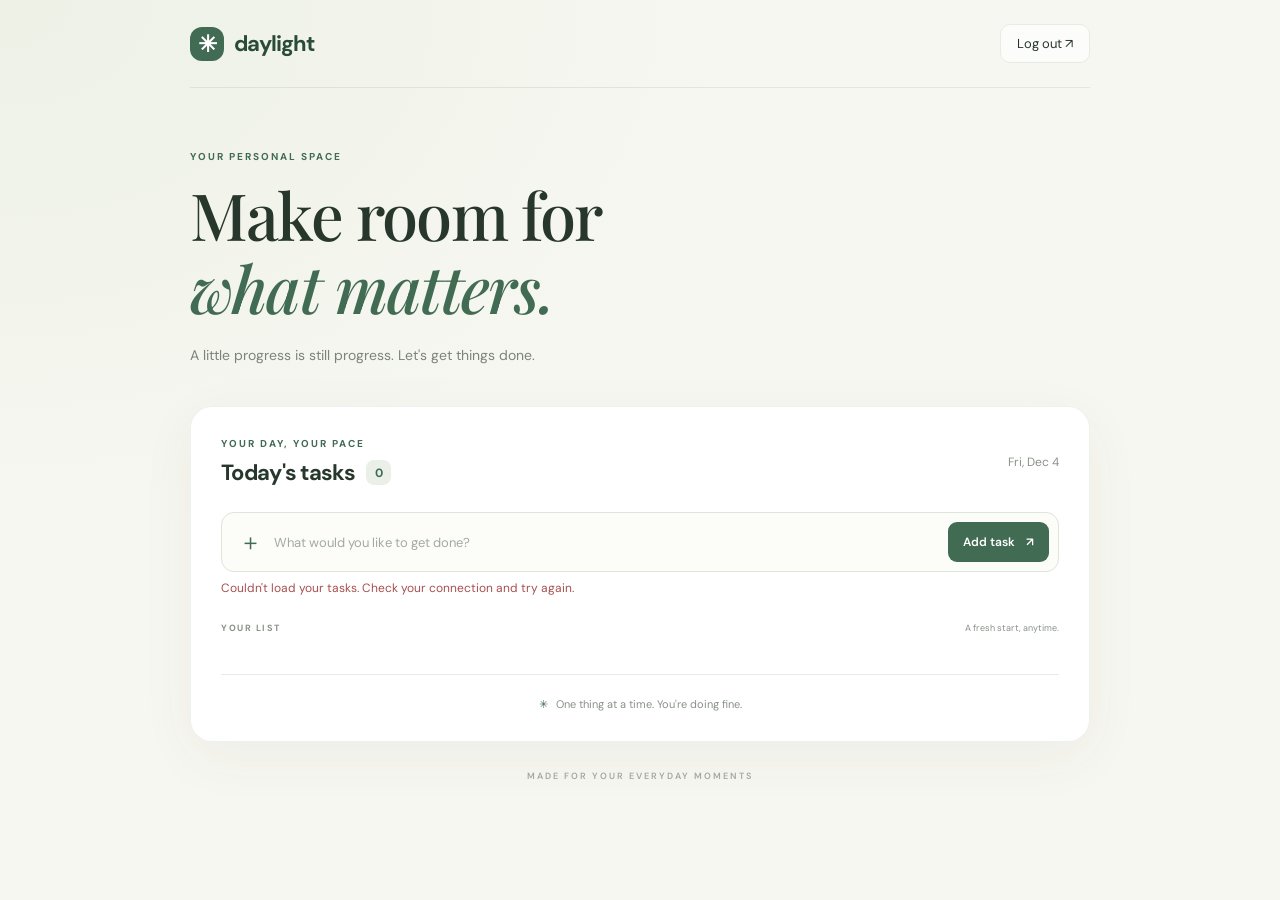
<file: index.html>
<!DOCTYPE html>
<html lang="en">
<head>
    <meta charset="UTF-8">
    <meta name="viewport" content="width=device-width, initial-scale=1.0">
    <title>Daylight | My Tasks</title>
    <link rel="stylesheet" href="style.css">
</head>
<body>
    <main class="app-shell">
        <header class="topbar">
            <a class="brand" href="index.html">
                <span class="brand-icon">✳</span>
                daylight
            </a>
            <button class="logout-btn" onclick="logout()">Log out ↗</button>
        </header>

        <section class="welcome">
            <p class="eyebrow">YOUR PERSONAL SPACE</p>
            <h1>Make room for<br><span>what matters.</span></h1>
            <p class="subtitle">A little progress is still progress. Let's get things done.</p>
        </section>

        <section class="task-panel">
            <div class="section-heading">
                <div>
                    <p class="eyebrow">YOUR DAY, YOUR PACE</p>
                    <h2>Today's tasks <span class="task-count" id="taskCount">0</span></h2>
                </div>
                <span class="today-label" id="todayLabel"></span>
            </div>

            <form id="taskForm" class="task-form">
                <span class="plus-icon">＋</span>
                <input
                    type="text"
                    id="task"
                    placeholder="What would you like to get done?"
                    maxlength="250"
                    autocomplete="off"
                    required
                >
                <button type="submit" class="add-btn">Add task <span>↗</span></button>
            </form>

            <p class="message" id="message" role="status"></p>

            <div class="task-list-heading">
                <span>YOUR LIST</span>
                <span id="taskSummary">A fresh start, anytime.</span>
            </div>

            <ul id="taskList" class="task-list"></ul>

            <div id="emptyState" class="empty-state" hidden>
                <div class="empty-icon">✳</div>
                <h3>Nothing on your list yet.</h3>
                <p>Start small. Add one thing you'd like to accomplish today.</p>
            </div>

            <footer class="panel-footer">
                <span class="footer-sparkle">✳</span>
                <span>One thing at a time. You're doing fine.</span>
            </footer>
        </section>

        <footer class="page-footer">MADE FOR YOUR EVERYDAY MOMENTS</footer>
    </main>

    <script src="app.js"></script>
</body>
</html>
</file>
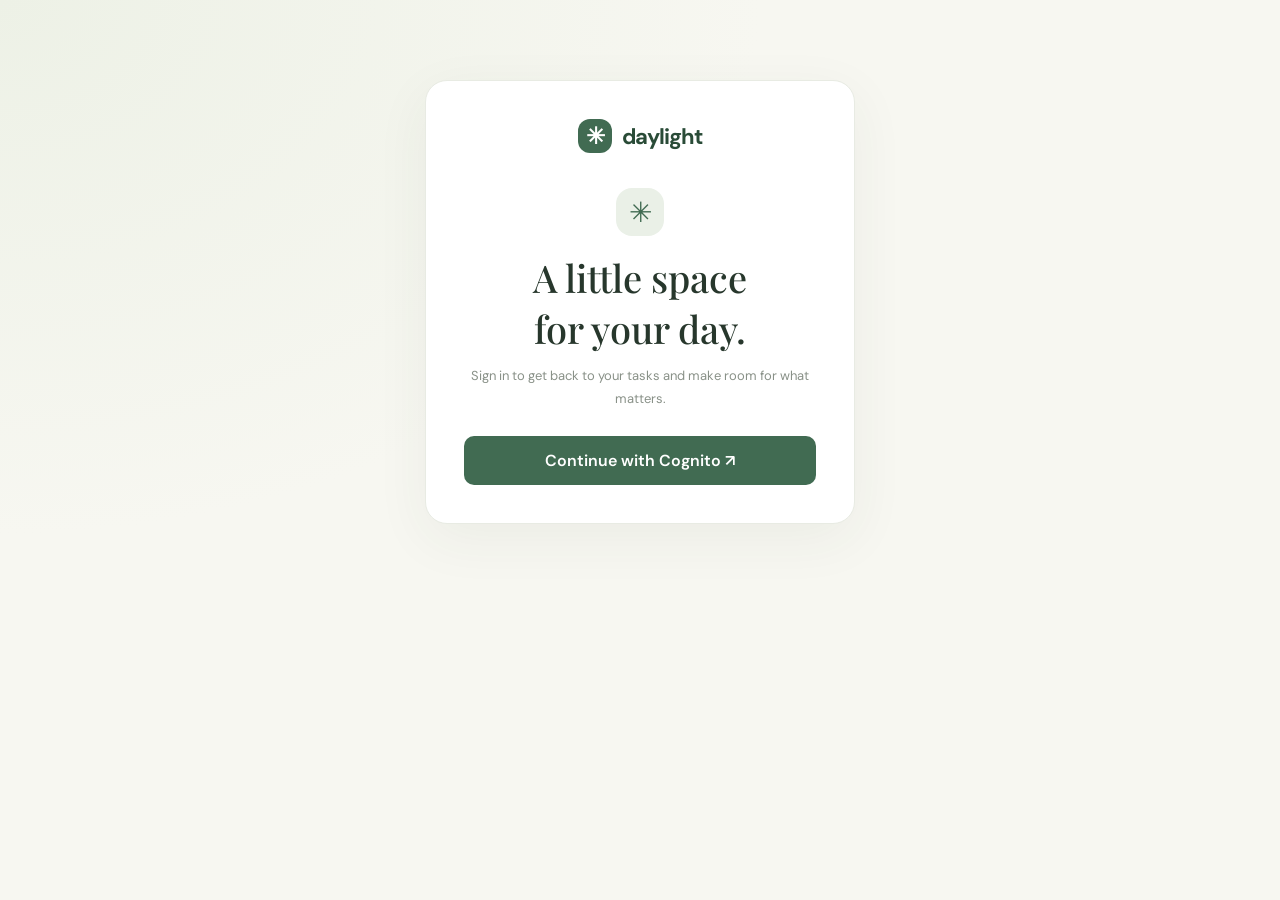
<file: login.html>
<!DOCTYPE html>
<html lang="en">
<head>
    <meta charset="UTF-8">
    <meta name="viewport" content="width=device-width, initial-scale=1.0">
    <title>Welcome | Daylight</title>
    <link rel="stylesheet" href="style.css">
</head>
<body>
    <main class="login-shell">
        <section class="login-card">
            <a class="brand" href="index.html">
                <span class="brand-icon">✳</span>
                daylight
            </a>

            <div class="empty-icon" style="margin-top: 35px;">✳</div>
            <h1>A little space<br>for your day.</h1>
            <p>Sign in to get back to your tasks and make room for what matters.</p>

            <button class="login-btn" onclick="login()">Continue with Cognito ↗</button>
        </section>
    </main>

    <script>
    function login() {
        const clientId = "5bqogeq3i3m01drodl18ipuhav";
        const domain =
            "https://ap-south-11rayxgfj3.auth.ap-south-1.amazoncognito.com";

        const redirectUri = "http://localhost:8080/index.html";

        const loginUrl =
            domain +
            "/login?client_id=" + clientId +
            "&response_type=code" +
            "&scope=email+openid" +
            "&redirect_uri=" + encodeURIComponent(redirectUri);

        window.location.href = loginUrl;
    }
    </script>
</body>
</html>
</file>
<file: style.css>
@import url('https://fonts.googleapis.com/css2?family=DM+Sans:wght@400;500;600;700&family=Playfair+Display:wght@500;600;700&display=swap');

:root {
    --background: #f7f7f1;
    --surface: #ffffff;
    --green: #416b52;
    --green-dark: #294b37;
    --green-light: #eaf0e7;
    --text: #27372c;
    --muted: #899188;
    --border: #e8ebe3;
    --danger: #a64f4f;
}

* {
    box-sizing: border-box;
}

body {
    margin: 0;
    min-height: 100vh;
    background:
        radial-gradient(ellipse at top left, #edf1e6 0, transparent 42%),
        var(--background);
    color: var(--text);
    font-family: 'DM Sans', sans-serif;
    -webkit-font-smoothing: antialiased;
}

button, input {
    font: inherit;
}

button {
    cursor: pointer;
}

.app-shell {
    width: min(100% - 40px, 900px);
    margin: 0 auto;
}

.topbar {
    height: 88px;
    display: flex;
    justify-content: space-between;
    align-items: center;
    border-bottom: 1px solid rgba(65, 107, 82, 0.12);
}

.brand {
    display: flex;
    align-items: center;
    gap: 10px;
    color: var(--green-dark);
    font-size: 22px;
    font-weight: 700;
    letter-spacing: -1px;
    text-decoration: none;
}

.brand-icon {
    display: grid;
    place-items: center;
    width: 34px;
    height: 34px;
    border-radius: 12px;
    background: var(--green);
    color: white;
    font-size: 23px;
}

.logout-btn {
    border: 1px solid var(--border);
    background: rgba(255, 255, 255, 0.7);
    color: var(--text);
    padding: 10px 16px;
    border-radius: 10px;
    font-size: 13px;
    transition: background 0.2s;
}

.logout-btn:hover {
    background: var(--green-light);
}

.welcome {
    padding: 62px 0 38px;
}

.eyebrow {
    margin: 0 0 15px;
    color: var(--green);
    font-size: 10px;
    font-weight: 700;
    letter-spacing: 2px;
}

.welcome h1 {
    margin: 0;
    font-family: 'Playfair Display', Georgia, serif;
    font-size: clamp(42px, 7vw, 65px);
    font-weight: 500;
    line-height: 1.13;
    letter-spacing: -1.8px;
}

.welcome h1 span {
    color: var(--green);
    font-style: italic;
}

.subtitle {
    margin: 18px 0 0;
    color: #7b847a;
    font-size: 14px;
    line-height: 1.8;
}

.task-panel {
    padding: 30px;
    border: 1px solid rgba(65, 107, 82, 0.09);
    border-radius: 22px;
    background: var(--surface);
    box-shadow: 0 15px 55px rgba(46, 65, 44, 0.055);
}

.section-heading {
    display: flex;
    justify-content: space-between;
    align-items: center;
    gap: 16px;
    margin-bottom: 25px;
}

.section-heading .eyebrow {
    margin-bottom: 8px;
}

.section-heading h2 {
    display: flex;
    align-items: center;
    gap: 11px;
    margin: 0;
    font-size: 22px;
    letter-spacing: -0.7px;
}

.task-count {
    display: inline-grid;
    place-items: center;
    min-width: 25px;
    height: 25px;
    padding: 0 7px;
    border-radius: 8px;
    background: var(--green-light);
    color: var(--green);
    font-size: 12px;
}

.today-label {
    color: var(--muted);
    font-size: 12px;
    text-align: right;
}

.task-form {
    display: flex;
    align-items: center;
    gap: 12px;
    padding: 9px;
    border: 1px solid #dfe5da;
    border-radius: 13px;
    background: #fcfdf9;
    transition: border-color 0.2s, box-shadow 0.2s;
}

.task-form:focus-within {
    border-color: #7a9b80;
    box-shadow: 0 0 0 3px rgba(65, 107, 82, 0.08);
}

.plus-icon {
    padding-left: 8px;
    color: var(--green);
    font-size: 23px;
}

.task-form input {
    flex: 1;
    width: 0;
    min-width: 0;
    padding: 10px 0;
    border: none;
    outline: none;
    background: transparent;
    color: var(--text);
    font-size: 13px;
}

.task-form input::placeholder {
    color: #a3aaa0;
}

.add-btn {
    flex-shrink: 0;
    padding: 12px 15px;
    border: none;
    border-radius: 9px;
    background: var(--green);
    color: white;
    font-size: 12px;
    font-weight: 600;
    transition: background 0.2s, transform 0.2s;
}

.add-btn:hover {
    background: var(--green-dark);
    transform: translateY(-1px);
}

.add-btn span {
    margin-left: 8px;
}

.message {
    min-height: 17px;
    margin: 8px 0 0;
    color: var(--green);
    font-size: 12px;
}

.message.error {
    color: var(--danger);
}

.task-list-heading {
    display: flex;
    justify-content: space-between;
    gap: 12px;
    margin: 25px 0 12px;
    color: var(--muted);
    font-size: 9px;
    font-weight: 700;
    letter-spacing: 1.5px;
}

.task-list-heading span:last-child {
    font-weight: 400;
    letter-spacing: 0;
    text-align: right;
}

.task-list {
    display: flex;
    flex-direction: column;
    gap: 9px;
    margin: 0;
    padding: 0;
    list-style: none;
}

.task-item {
    display: flex;
    align-items: center;
    gap: 13px;
    padding: 15px;
    border: 1px solid var(--border);
    border-radius: 12px;
    background: #fff;
    animation: appear 0.25s ease both;
}

.task-marker {
    display: grid;
    place-items: center;
    flex-shrink: 0;
    width: 25px;
    height: 25px;
    border: 1.5px solid #cbd6c8;
    border-radius: 8px;
    color: transparent;
}

.task-text {
    min-width: 0;
    overflow-wrap: anywhere;
    font-size: 13px;
    line-height: 1.6;
}

.empty-state {
    padding: 35px 12px 25px;
    text-align: center;
}

.empty-icon {
    display: grid;
    place-items: center;
    width: 48px;
    height: 48px;
    margin: 0 auto 14px;
    border-radius: 16px;
    background: var(--green-light);
    color: var(--green);
    font-size: 28px;
}

.empty-state h3 {
    margin: 0 0 8px;
    font-family: 'Playfair Display', Georgia, serif;
    font-size: 21px;
    font-weight: 500;
}

.empty-state p {
    max-width: 310px;
    margin: 0 auto;
    color: var(--muted);
    font-size: 12px;
    line-height: 1.8;
}

.panel-footer {
    display: flex;
    justify-content: center;
    align-items: center;
    gap: 8px;
    margin-top: 28px;
    padding-top: 22px;
    border-top: 1px solid var(--border);
    color: var(--muted);
    font-size: 11px;
}

.footer-sparkle {
    color: var(--green);
}

.page-footer {
    padding: 28px 0 35px;
    color: #a3a99f;
    font-size: 9px;
    font-weight: 600;
    letter-spacing: 2px;
    text-align: center;
}

.login-shell {
    width: min(100% - 36px, 430px);
    margin: 0 auto;
    padding: 80px 0;
}

.login-card {
    padding: 38px;
    border: 1px solid var(--border);
    border-radius: 22px;
    background: white;
    box-shadow: 0 15px 55px rgba(46, 65, 44, 0.06);
    text-align: center;
}

.login-card h1 {
    margin: 16px 0 10px;
    font-family: 'Playfair Display', Georgia, serif;
    font-size: 38px;
    font-weight: 500;
}

.login-card p {
    margin: 0 0 25px;
    color: var(--muted);
    font-size: 13px;
    line-height: 1.8;
}

.login-card .brand {
    justify-content: center;
}

.login-btn {
    width: 100%;
    padding: 14px;
    border: 0;
    border-radius: 10px;
    background: var(--green);
    color: white;
    font-weight: 600;
}

.login-btn:hover {
    background: var(--green-dark);
}

@keyframes appear {
    from {
        opacity: 0;
        transform: translateY(5px);
    }
    to {
        opacity: 1;
        transform: translateY(0);
    }
}

@media (max-width: 600px) {
    .app-shell {
        width: min(100% - 24px, 900px);
    }

    .topbar {
        height: 70px;
    }

    .welcome {
        padding: 43px 0 29px;
    }

    .task-panel {
        padding: 19px 15px;
        border-radius: 17px;
    }

    .section-heading {
        align-items: flex-start;
    }

    .section-heading h2 {
        font-size: 19px;
    }

    .task-form {
        gap: 7px;
    }

    .task-form input {
        font-size: 12px;
    }

    .add-btn {
        padding: 12px 10px;
        font-size: 11px;
    }

    .add-btn span {
        margin-left: 3px;
    }

    .task-list-heading {
        font-size: 8px;
    }

    .login-card {
        padding: 28px 20px;
    }
}
</file>
